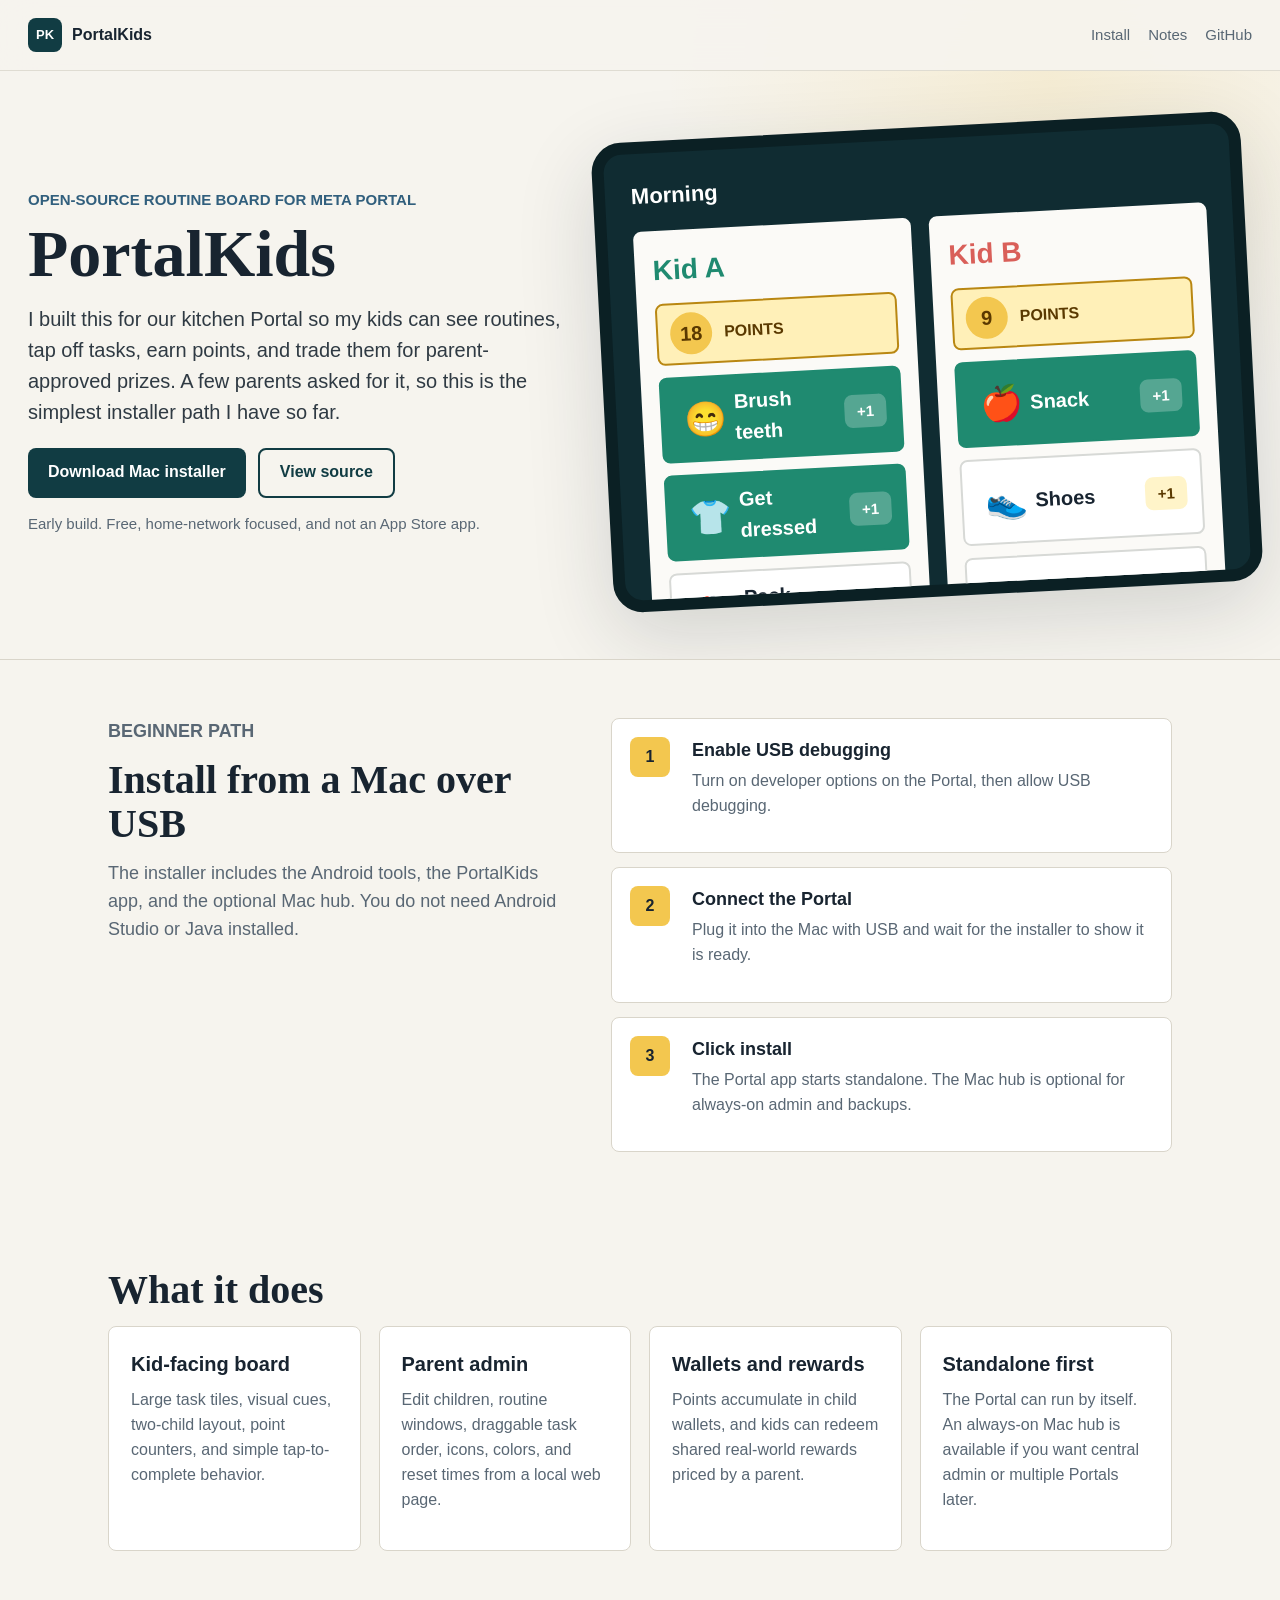
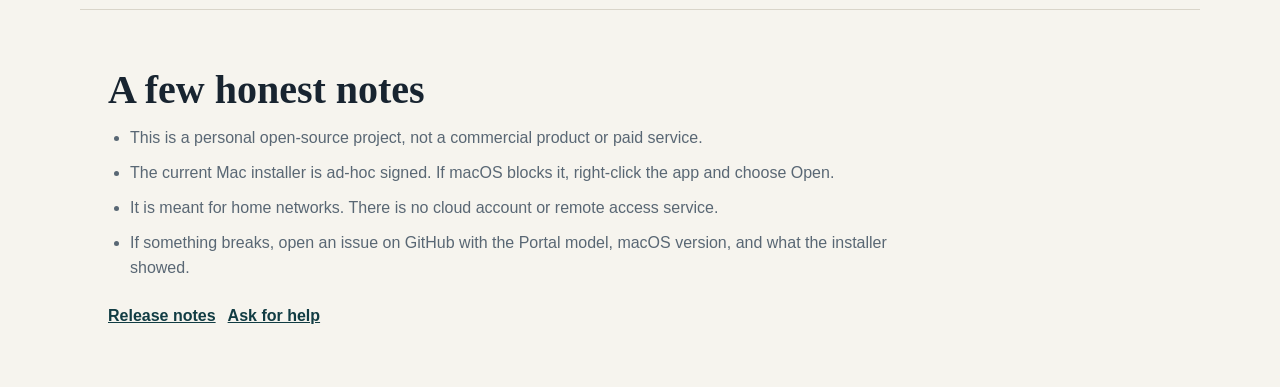
<file: docs/index.html>
<!doctype html>
<html lang="en">
  <head>
    <meta charset="utf-8">
    <meta name="viewport" content="width=device-width, initial-scale=1">
    <title>PortalKids</title>
    <meta name="description" content="A routine board for Meta Portal devices with persistent kid point wallets, rewards, and a Mac installer for non-technical families.">
    <meta property="og:title" content="PortalKids">
    <meta property="og:description" content="A small open-source routine board for Meta Portal devices with kid point wallets and rewards.">
    <meta property="og:type" content="website">
    <meta property="og:url" content="https://davidedicillo.github.io/PortalKids/">
    <link rel="stylesheet" href="styles.css">
  </head>
  <body>
    <header class="site-header" aria-label="PortalKids">
      <a class="brand" href="#top" aria-label="PortalKids home">
        <span class="brand-mark" aria-hidden="true">PK</span>
        <span>PortalKids</span>
      </a>
      <nav aria-label="Main navigation">
        <a href="#install">Install</a>
        <a href="#questions">Notes</a>
        <a href="https://github.com/davidedicillo/PortalKids">GitHub</a>
      </nav>
    </header>

    <main id="top">
      <section class="hero" aria-labelledby="hero-title">
        <div class="routine-scene" aria-hidden="true">
          <div class="portal-frame">
            <div class="portal-topbar">
              <span>Morning</span>
            </div>
            <div class="kid-board">
              <div class="kid-column kid-a">
                <div class="kid-name">Kid A</div>
                <div class="wallet-pill"><span>18</span><strong>points</strong></div>
                <div class="task done"><span>😁</span><strong>Brush teeth</strong><small>+1</small></div>
                <div class="task done"><span>👕</span><strong>Get dressed</strong><small>+1</small></div>
                <div class="task"><span>🎒</span><strong>Pack backpack</strong><small>+2</small></div>
              </div>
              <div class="kid-column kid-b">
                <div class="kid-name">Kid B</div>
                <div class="wallet-pill"><span>9</span><strong>points</strong></div>
                <div class="task done"><span>🍎</span><strong>Snack</strong><small>+1</small></div>
                <div class="task"><span>👟</span><strong>Shoes</strong><small>+1</small></div>
                <div class="task repeat"><span>📚</span><strong>Books</strong><small>- 2 +</small></div>
              </div>
            </div>
          </div>
        </div>

        <div class="hero-copy">
          <p class="eyebrow">Open-source routine board for Meta Portal</p>
          <h1 id="hero-title">PortalKids</h1>
          <p class="lede">
            I built this for our kitchen Portal so my kids can see routines, tap off tasks, earn points, and trade them for parent-approved prizes.
            A few parents asked for it, so this is the simplest installer path I have so far.
          </p>
          <div class="hero-actions" aria-label="Download and source links">
            <a class="button primary" href="https://github.com/davidedicillo/PortalKids/releases/latest/download/PortalKids-Installer-Mac.zip">Download Mac installer</a>
            <a class="button secondary" href="https://github.com/davidedicillo/PortalKids">View source</a>
          </div>
          <p class="small-note">Early build. Free, home-network focused, and not an App Store app.</p>
        </div>
      </section>

      <section class="download-panel" id="install" aria-labelledby="install-title">
        <div>
          <p class="eyebrow">Beginner path</p>
          <h2 id="install-title">Install from a Mac over USB</h2>
          <p>
            The installer includes the Android tools, the PortalKids app, and the optional Mac hub. You do not need Android Studio or Java installed.
          </p>
        </div>
        <ol class="steps">
          <li>
            <span class="step-icon">1</span>
            <div>
              <strong>Enable USB debugging</strong>
              <p>Turn on developer options on the Portal, then allow USB debugging.</p>
            </div>
          </li>
          <li>
            <span class="step-icon">2</span>
            <div>
              <strong>Connect the Portal</strong>
              <p>Plug it into the Mac with USB and wait for the installer to show it is ready.</p>
            </div>
          </li>
          <li>
            <span class="step-icon">3</span>
            <div>
              <strong>Click install</strong>
              <p>The Portal app starts standalone. The Mac hub is optional for always-on admin and backups.</p>
            </div>
          </li>
        </ol>
      </section>

      <section class="plain-section" aria-labelledby="what-title">
        <h2 id="what-title">What it does</h2>
        <div class="feature-grid">
          <article>
            <h3>Kid-facing board</h3>
            <p>Large task tiles, visual cues, two-child layout, point counters, and simple tap-to-complete behavior.</p>
          </article>
          <article>
            <h3>Parent admin</h3>
            <p>Edit children, routine windows, draggable task order, icons, colors, and reset times from a local web page.</p>
          </article>
          <article>
            <h3>Wallets and rewards</h3>
            <p>Points accumulate in child wallets, and kids can redeem shared real-world rewards priced by a parent.</p>
          </article>
          <article>
            <h3>Standalone first</h3>
            <p>The Portal can run by itself. An always-on Mac hub is available if you want central admin or multiple Portals later.</p>
          </article>
        </div>
      </section>

      <section class="note-section" id="questions" aria-labelledby="notes-title">
        <h2 id="notes-title">A few honest notes</h2>
        <ul>
          <li>This is a personal open-source project, not a commercial product or paid service.</li>
          <li>The current Mac installer is ad-hoc signed. If macOS blocks it, right-click the app and choose Open.</li>
          <li>It is meant for home networks. There is no cloud account or remote access service.</li>
          <li>If something breaks, open an issue on GitHub with the Portal model, macOS version, and what the installer showed.</li>
        </ul>
        <div class="footer-actions">
          <a class="text-link" href="https://github.com/davidedicillo/PortalKids/releases/latest">Release notes</a>
          <a class="text-link" href="https://github.com/davidedicillo/PortalKids/issues">Ask for help</a>
        </div>
      </section>
    </main>
  </body>
</html>
</file>
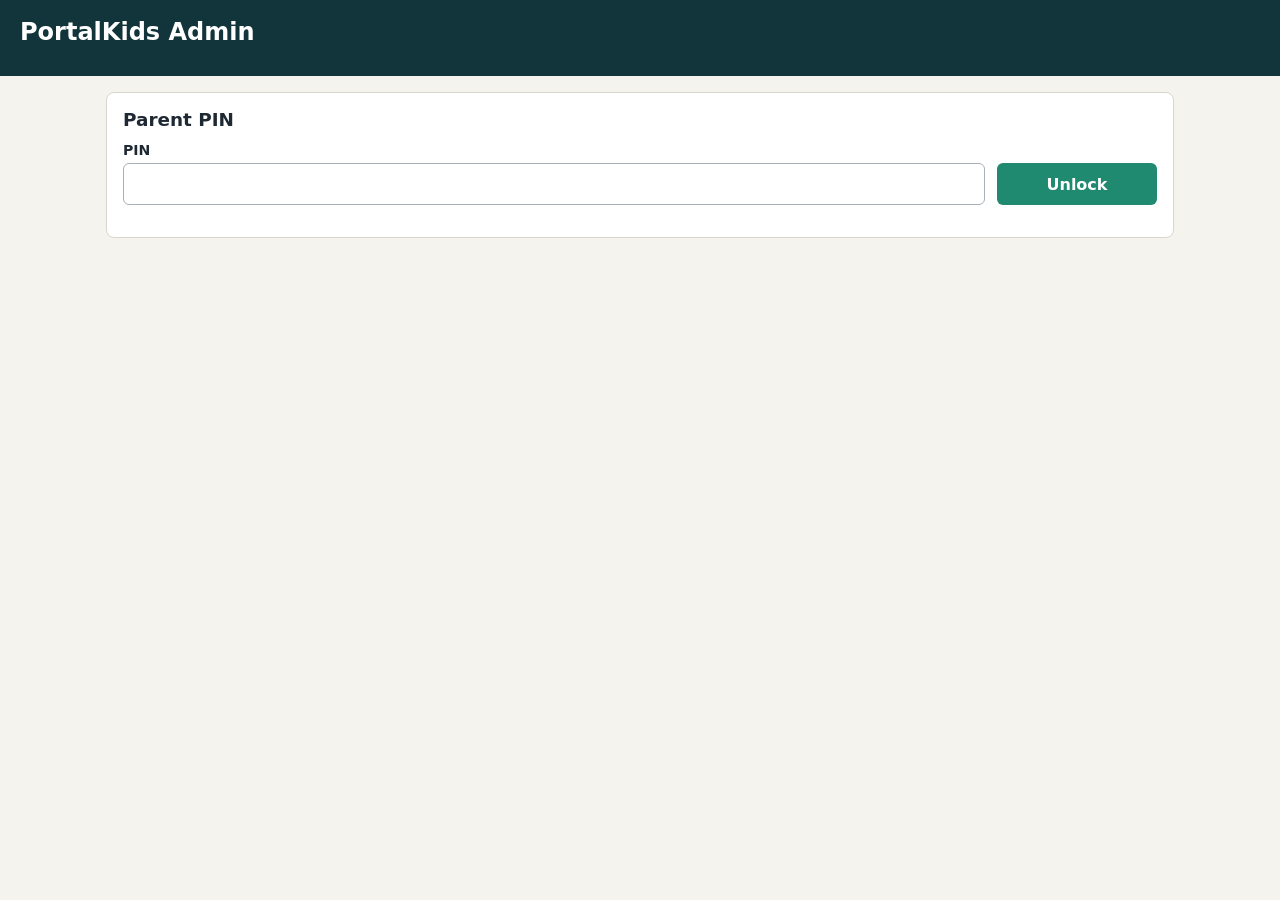
<file: app/src/main/assets/admin/index.html>
<!doctype html>
<html lang="en">
<head>
  <meta charset="utf-8">
  <meta name="viewport" content="width=device-width, initial-scale=1">
  <title>PortalKids Admin</title>
  <style>
    :root {
      color-scheme: light;
      font-family: system-ui, -apple-system, BlinkMacSystemFont, "Segoe UI", sans-serif;
      background: #f5f3ed;
      color: #1f2933;
    }
    * { box-sizing: border-box; }
    body { margin: 0; }
    header {
      background: #12343b;
      color: white;
      padding: 18px 20px;
    }
    main {
      display: grid;
      gap: 16px;
      max-width: 1100px;
      margin: 0 auto;
      padding: 16px;
    }
    section {
      background: white;
      border: 1px solid #d8d6ce;
      border-radius: 8px;
      padding: 16px;
    }
    #admin {
      display: grid;
      gap: 16px;
    }
    [hidden] { display: none !important; }
    h1, h2 { margin: 0 0 12px; }
    h1 { font-size: 1.5rem; }
    h2 { font-size: 1.15rem; }
    label {
      display: grid;
      gap: 5px;
      font-size: .88rem;
      font-weight: 650;
      min-width: 0;
    }
    input, select, button {
      width: 100%;
      min-width: 0;
      min-height: 42px;
      border: 1px solid #a9b1b8;
      border-radius: 6px;
      padding: 8px 10px;
      font: inherit;
      background: white;
    }
    input[type="color"] {
      padding: 6px;
    }
    input[type="checkbox"] {
      min-height: auto;
      width: auto;
    }
    select[multiple] {
      min-height: 96px;
      padding: 6px;
    }
    select[multiple] option {
      padding: 5px 7px;
    }
    button {
      border: 0;
      background: #1f8a70;
      color: white;
      font-weight: 750;
      cursor: pointer;
    }
    button.danger { background: #b42318; }
    button.secondary {
      background: #31545d;
    }
    button.ghost {
      background: #eef2f0;
      color: #21343a;
      border: 1px solid #cdd7d4;
    }
    button.compact {
      min-height: 36px;
      padding: 6px 10px;
      width: auto;
    }
    form {
      display: grid;
      gap: 12px;
      align-items: end;
      margin-bottom: 12px;
    }
    #loginForm {
      grid-template-columns: minmax(180px, 1fr) 160px;
    }
    #childForm {
      grid-template-columns: minmax(0, 1fr) minmax(0, 1fr) 84px;
    }
    #childForm label:nth-of-type(4) {
      grid-column: 1 / 2;
    }
    #childForm button {
      grid-column: 2 / 4;
    }
    #windowForm {
      grid-template-columns: minmax(0, 1fr) minmax(0, 1fr) minmax(136px, 1fr);
    }
    #windowForm label:nth-of-type(4) {
      grid-column: 1 / 2;
    }
    #windowForm button {
      grid-column: 2 / 4;
    }
    #taskForm {
      grid-template-columns:
        minmax(150px, 1.1fr)
        minmax(128px, .8fr)
        minmax(128px, .8fr)
        84px
        minmax(170px, 1.1fr)
        minmax(170px, 1.1fr);
    }
    #taskForm label:nth-of-type(7) {
      grid-column: 1 / 2;
    }
    #taskForm label:nth-of-type(8) {
      grid-column: 2 / 3;
    }
    #taskForm .days-field {
      grid-column: 3 / 7;
    }
    #taskForm button[type="submit"] {
      grid-column: 1 / 2;
    }
    #taskForm #clearTaskForm {
      grid-column: 2 / 3;
    }
    #resetTimeForm {
      grid-template-columns: minmax(180px, 1fr) minmax(180px, 1fr) minmax(180px, 1fr);
    }
    #rewardForm,
    #grantForm,
    #deductForm {
      grid-template-columns: repeat(4, minmax(0, 1fr));
    }
    table {
      width: 100%;
      border-collapse: collapse;
      margin-top: 12px;
      font-size: .92rem;
    }
    th, td {
      border-bottom: 1px solid #e5e2da;
      padding: 8px;
      text-align: left;
      vertical-align: middle;
    }
    .actions {
      display: flex;
      gap: 8px;
      justify-content: flex-end;
      white-space: nowrap;
    }
    .muted { color: #64717d; }
    .grid {
      display: grid;
      grid-template-columns: repeat(auto-fit, minmax(280px, 1fr));
      gap: 16px;
    }
    .task-heading {
      display: flex;
      flex-wrap: wrap;
      gap: 12px;
      align-items: flex-start;
      justify-content: space-between;
    }
    .child-tabs,
    .mode-toggle,
    .weekday-grid,
    .task-day-pills {
      display: flex;
      flex-wrap: wrap;
      gap: 8px;
    }
    .child-tab,
    .mode-toggle button {
      width: auto;
      min-height: 38px;
      background: #eef2f0;
      color: #21343a;
      border: 1px solid #cdd7d4;
    }
    .child-tab.active,
    .mode-toggle button.active {
      background: #12343b;
      border-color: #12343b;
      color: white;
    }
    .task-toolbar {
      display: flex;
      flex-wrap: wrap;
      align-items: center;
      justify-content: space-between;
      gap: 12px;
      margin-top: 8px;
      margin-bottom: 8px;
    }
    .weekday-grid {
      gap: 6px;
    }
    .weekday-toggle {
      display: inline-flex;
      position: relative;
      min-width: 0;
      font-weight: 750;
    }
    .weekday-toggle input {
      position: absolute;
      opacity: 0;
      pointer-events: none;
    }
    .weekday-toggle span,
    .day-pill {
      border: 1px solid #cad3d0;
      border-radius: 999px;
      color: #40505a;
      background: #f7f8f6;
      padding: 5px 9px;
      font-size: .78rem;
      line-height: 1;
    }
    .weekday-toggle input:checked + span {
      background: #1f8a70;
      border-color: #1f8a70;
      color: white;
    }
    .task-workspace {
      display: grid;
      gap: 14px;
    }
    .task-window {
      border-top: 1px solid #e4e1d9;
      padding-top: 12px;
    }
    .task-window:first-child {
      border-top: 0;
      padding-top: 0;
    }
    .window-heading {
      display: flex;
      flex-wrap: wrap;
      align-items: baseline;
      justify-content: space-between;
      gap: 8px;
      margin-bottom: 8px;
      font-weight: 800;
    }
    .window-time {
      color: #64717d;
      font-size: .84rem;
      font-weight: 650;
    }
    .active-window-marker {
      color: #1f8a70;
      font-size: .76rem;
      font-weight: 850;
      text-transform: uppercase;
    }
    .task-row {
      display: grid;
      grid-template-columns: 30px 40px minmax(0, 1fr) auto;
      gap: 10px;
      align-items: center;
      border: 1px solid #e5e2da;
      border-radius: 8px;
      padding: 9px;
      margin-bottom: 8px;
      background: #fffefa;
    }
    .task-row.dragging {
      opacity: .45;
    }
    .task-row.drag-over {
      border-color: #1f8a70;
      box-shadow: 0 0 0 3px rgba(31, 138, 112, .16);
    }
    .task-row.disabled {
      opacity: .62;
      background: #f3f1eb;
    }
    .drag-handle {
      display: grid;
      place-items: center;
      width: 30px;
      height: 40px;
      border-radius: 6px;
      color: #5f6d74;
      background: #f0f3ef;
      cursor: grab;
      font-weight: 900;
      user-select: none;
    }
    .task-row:active .drag-handle {
      cursor: grabbing;
    }
    .task-icon {
      display: grid;
      place-items: center;
      width: 40px;
      height: 40px;
      border-radius: 8px;
      background: #eef7f3;
      font-size: 1.3rem;
    }
    .task-main {
      display: grid;
      gap: 5px;
      min-width: 0;
    }
    .task-title {
      font-weight: 800;
      overflow-wrap: anywhere;
    }
    .task-meta {
      color: #64717d;
      font-size: .82rem;
    }
    .empty-state {
      border: 1px dashed #cfd4d0;
      color: #64717d;
      border-radius: 8px;
      padding: 12px;
      font-size: .9rem;
    }
    .week-grid {
      display: grid;
      grid-template-columns: minmax(112px, .75fr) repeat(7, minmax(96px, 1fr));
      overflow-x: auto;
      border: 1px solid #e0ddd5;
      border-radius: 8px;
      background: #f9f8f4;
    }
    .week-corner,
    .week-day,
    .week-window,
    .week-cell {
      border-right: 1px solid #e0ddd5;
      border-bottom: 1px solid #e0ddd5;
      min-width: 0;
      padding: 8px;
    }
    .week-corner,
    .week-day,
    .week-window {
      font-weight: 800;
      background: #eef2f0;
    }
    .week-day {
      text-align: center;
    }
    .week-window {
      display: grid;
      align-content: start;
      gap: 3px;
      color: #22343a;
    }
    .week-cell {
      display: grid;
      align-content: start;
      gap: 5px;
      min-height: 74px;
      background: white;
    }
    .task-chip {
      display: block;
      border-radius: 6px;
      padding: 5px 6px;
      background: #e8f5ee;
      color: #173b31;
      font-size: .78rem;
      font-weight: 750;
      overflow-wrap: anywhere;
    }
    .task-chip.disabled {
      background: #efede8;
      color: #707b83;
      text-decoration: line-through;
    }
    @media (max-width: 900px) {
      main {
        padding: 12px;
      }
      #childForm,
      #windowForm,
      #taskForm,
      #resetTimeForm,
      #rewardForm,
      #grantForm,
      #deductForm,
      #loginForm {
        grid-template-columns: repeat(2, minmax(0, 1fr));
      }
      #childForm label,
      #childForm button,
      #windowForm label,
      #windowForm button,
      #taskForm label,
      #taskForm button,
      #resetTimeForm label,
      #resetTimeForm button,
      #rewardForm label,
      #rewardForm button,
      #grantForm label,
      #grantForm button,
      #deductForm label,
      #deductForm button {
        grid-column: auto;
      }
      #taskForm .days-field {
        grid-column: 1 / -1;
      }
      .task-row {
        grid-template-columns: 30px 40px minmax(0, 1fr);
      }
      .task-row .actions {
        grid-column: 1 / -1;
        justify-content: flex-start;
      }
    }
    @media (max-width: 560px) {
      #childForm,
      #windowForm,
      #taskForm,
      #resetTimeForm,
      #rewardForm,
      #grantForm,
      #deductForm,
      #loginForm {
        grid-template-columns: 1fr;
      }
    }
  </style>
</head>
<body>
  <header>
    <h1>PortalKids Admin</h1>
    <div id="meta" class="muted"></div>
  </header>
  <main>
    <section id="login">
      <h2>Parent PIN</h2>
      <form id="loginForm">
        <label>PIN <input name="pin" type="password" inputmode="numeric" autocomplete="current-password" required></label>
        <button type="submit">Unlock</button>
      </form>
      <p id="loginError" class="muted"></p>
    </section>

    <div id="admin" hidden>
      <div class="grid">
        <section>
          <h2>Children</h2>
          <form id="childForm">
            <label>ID <input name="id" required></label>
            <label>Name <input name="displayName" required></label>
            <label>Color <input name="color" type="color" value="#1f8a70"></label>
            <label>Order <input name="sortOrder" type="number" value="0"></label>
            <button type="submit">Save Child</button>
          </form>
          <table id="childrenTable"></table>
        </section>

        <section>
          <h2>Routine Windows</h2>
          <form id="windowForm">
            <label>ID <input name="id" required></label>
            <label>Name <input name="name" required></label>
            <label>Start <input name="startTime" type="time" required></label>
            <label>Order <input name="sortOrder" type="number" value="0"></label>
            <button type="submit">Save Window</button>
          </form>
          <table id="windowsTable"></table>
        </section>
      </div>

      <section>
        <div class="task-heading">
          <div>
            <h2>Tasks</h2>
            <p id="selectedChildSummary" class="muted"></p>
          </div>
          <div id="childTabs" class="child-tabs" role="tablist" aria-label="Children"></div>
        </div>
        <form id="taskForm">
          <label>ID <input name="id" placeholder="blank for new"></label>
          <label>Kids <select name="childId" multiple size="3"></select></label>
          <label>Window <select name="windowId"></select></label>
          <label>Icon <input name="visualCue" maxlength="4" placeholder="😁"></label>
          <label>Title <input name="title" required></label>
          <label>Note <input name="note"></label>
          <label>Order <input name="sortOrder" type="number" value="0"></label>
          <label>Enabled <select name="enabled"><option value="true">Yes</option><option value="false">No</option></select></label>
          <label>Points <input name="pointValue" type="number" min="0" value="1"></label>
          <label>Repeatable <select name="repeatable"><option value="false">No</option><option value="true">Yes</option></select></label>
          <label class="days-field">Days <span id="activeDaysGroup" class="weekday-grid"></span></label>
          <button type="submit">Save Task</button>
          <button id="clearTaskForm" class="ghost" type="button">New Task</button>
        </form>
        <div class="task-toolbar">
          <strong id="taskCount"></strong>
          <div id="taskViewToggle" class="mode-toggle" aria-label="Task view"></div>
        </div>
        <div id="tasksBoard" class="task-workspace"></div>
        <div id="scheduleTimeline"></div>
      </section>

      <section>
        <h2>Settings</h2>
        <form id="resetTimeForm">
          <label>Daily reset <input name="dailyResetTime" type="time" required></label>
          <button type="submit">Save Reset Time</button>
          <button id="resetDay" class="danger" type="button">Manual Reset Today</button>
        </form>
      </section>

      <section>
        <h2>Points</h2>
        <p id="pointsWeek" class="muted"></p>
        <form id="grantForm">
          <label>Child <select name="childId"></select></label>
          <label>Amount <input name="amount" type="number" min="0" required></label>
          <label>Reason <input name="reason" placeholder="Bonus"></label>
          <button type="submit">Add Points</button>
        </form>
        <form id="deductForm">
          <label>Child <select name="childId"></select></label>
          <label>Amount <input name="amount" type="number" min="0" required></label>
          <label>Reason <input name="reason" placeholder="Misbehaving"></label>
          <button class="danger" type="submit">Deduct Points</button>
        </form>
        <table id="pointsTable"></table>
      </section>

      <section>
        <h2>Rewards</h2>
        <form id="rewardForm">
          <label>ID <input name="id" placeholder="blank for new"></label>
          <label>Title <input name="title" required></label>
          <label>Cost <input name="pointCost" type="number" min="0" value="5" required></label>
          <label>Order <input name="sortOrder" type="number" value="0"></label>
          <label>Enabled <select name="enabled"><option value="true">Yes</option><option value="false">No</option></select></label>
          <label>Note <input name="note"></label>
          <button type="submit">Save Reward</button>
          <button id="clearRewardForm" class="ghost" type="button">New Reward</button>
        </form>
        <table id="rewardsTable"></table>
      </section>

      <section>
        <h2>Claimed Rewards</h2>
        <table id="claimedRewardsTable"></table>
      </section>

      <section>
        <h2>Recent Task History</h2>
        <table id="historyTable"></table>
      </section>

      <section>
        <h2>Recent Wallet Activity</h2>
        <table id="walletHistoryTable"></table>
      </section>
    </div>
  </main>
  <script>
    let token = localStorage.getItem("portalKidsToken") || "";
    let state = null;
    let selectedChildId = localStorage.getItem("portalKidsSelectedChild") || "";
    let taskViewMode = localStorage.getItem("portalKidsTaskView") || "list";
    let draggedTaskId = "";

    const dayOptions = [
      ["MONDAY", "Mon"],
      ["TUESDAY", "Tue"],
      ["WEDNESDAY", "Wed"],
      ["THURSDAY", "Thu"],
      ["FRIDAY", "Fri"],
      ["SATURDAY", "Sat"],
      ["SUNDAY", "Sun"]
    ];
    const allDays = dayOptions.map(day => day[0]);

    const post = async (path, data) => {
      const response = await fetch(`${path}?token=${encodeURIComponent(token)}`, {
        method: "POST",
        headers: { "Content-Type": "application/x-www-form-urlencoded" },
        body: new URLSearchParams(data)
      });
      const json = await response.json();
      if (!response.ok) {
        const error = new Error(json.error || "Request failed");
        error.status = response.status;
        throw error;
      }
      return json;
    };

    const handleRequestError = error => {
      const message = error?.message || "Request failed";
      if (error?.status === 401 || error?.status === 403 || message.includes("PIN login required")) {
        token = "";
        localStorage.removeItem("portalKidsToken");
        document.getElementById("admin").hidden = true;
        document.getElementById("login").hidden = false;
        document.getElementById("loginError").textContent = `${message}. Unlock again to save changes.`;
        document.querySelector("#loginForm input[name='pin']").focus();
        return;
      }
      alert(message);
    };

    const postAndRender = async (path, data) => {
      try {
        state = await post(path, data);
        render();
        return true;
      } catch (error) {
        handleRequestError(error);
        return false;
      }
    };

    const load = async () => {
      const response = await fetch(`/api/state?token=${encodeURIComponent(token)}`);
      const json = await response.json();
      if (!response.ok) {
        const error = new Error(json.error || "Login required");
        error.status = response.status;
        throw error;
      }
      state = json;
      document.getElementById("login").hidden = true;
      document.getElementById("admin").hidden = false;
      render();
    };

    const renderTable = (id, rows, columns) => {
      const table = document.getElementById(id);
      table.innerHTML = `<thead><tr>${columns.map(c => `<th>${c[0]}</th>`).join("")}</tr></thead>` +
        `<tbody>${rows.map(row => `<tr>${columns.map(c => `<td>${c[1](row)}</td>`).join("")}</tr>`).join("")}</tbody>`;
    };

    const optionList = (selectName, rows, labelKey) => {
      document.querySelectorAll(`select[name="${selectName}"]`).forEach(select => {
        const selectedValues = new Set(Array.from(select.selectedOptions || []).map(option => option.value));
        select.innerHTML = rows.map(row => `<option value="${row.id}">${row[labelKey]}</option>`).join("");
        if (selectedValues.size) {
          Array.from(select.options).forEach(option => {
            option.selected = selectedValues.has(option.value);
          });
        }
      });
    };

    const escapeHtml = value => String(value ?? "").replace(/[&<>"']/g, character => ({
      "&": "&amp;",
      "<": "&lt;",
      ">": "&gt;",
      "\"": "&quot;",
      "'": "&#039;"
    }[character]));

    const taskActiveDays = task => {
      const days = Array.isArray(task.activeDays) && task.activeDays.length ? task.activeDays : allDays;
      return days.filter(day => allDays.includes(day));
    };

    const activeDaysLabel = task => {
      const days = taskActiveDays(task);
      if (days.length === allDays.length) return "Every day";
      return dayOptions.filter(day => days.includes(day[0])).map(day => day[1]).join(", ");
    };

    const renderDayControls = (days = allDays) => {
      const selected = new Set(days.length ? days : allDays);
      document.getElementById("activeDaysGroup").innerHTML = dayOptions.map(([value, label]) => `
        <label class="weekday-toggle">
          <input type="checkbox" name="activeDays" value="${value}" ${selected.has(value) ? "checked" : ""}>
          <span>${label}</span>
        </label>
      `).join("");
    };

    const setTaskFormDays = days => {
      const selected = new Set(days.length ? days : allDays);
      document.querySelectorAll("#activeDaysGroup input[name='activeDays']").forEach(input => {
        input.checked = selected.has(input.value);
      });
    };

    const ensureSelectedChild = () => {
      if (!state.children.some(child => child.id === selectedChildId)) {
        selectedChildId = state.children[0]?.id || "";
      }
      if (selectedChildId) localStorage.setItem("portalKidsSelectedChild", selectedChildId);
    };

    const selectedChild = () => state.children.find(child => child.id === selectedChildId) || state.children[0];

    const windowForTask = task => state.windows.find(window => window.id === task.windowId);

    const compareTasks = (left, right) => {
      const leftWindow = windowForTask(left);
      const rightWindow = windowForTask(right);
      return (leftWindow?.sortOrder ?? 0) - (rightWindow?.sortOrder ?? 0) ||
        (left.sortOrder ?? 0) - (right.sortOrder ?? 0) ||
        left.title.localeCompare(right.title);
    };

    const tasksForSelectedChild = () => state.tasks
      .filter(task => task.childId === selectedChildId)
      .sort(compareTasks);

    const taskChildSelect = () => document.querySelector("#taskForm select[name='childId']");

    const setTaskChildSelectMode = isEditing => {
      const select = taskChildSelect();
      select.multiple = !isEditing;
      select.size = isEditing ? 1 : Math.min(Math.max(state.children.length, 2), 5);
    };

    const setSelectedTaskChildren = childIds => {
      const selected = new Set(childIds.filter(Boolean));
      Array.from(taskChildSelect().options).forEach(option => {
        option.selected = selected.has(option.value);
      });
    };

    const syncTaskFormToSelectedChild = () => {
      const form = document.getElementById("taskForm");
      if (selectedChildId) {
        const isEditing = !!form.elements.namedItem("id").value;
        setTaskChildSelectMode(isEditing);
        if (!isEditing) {
          setSelectedTaskChildren([selectedChildId]);
        }
      }
    };

    const clearTaskForm = () => {
      const form = document.getElementById("taskForm");
      form.reset();
      form.elements.namedItem("id").value = "";
      form.elements.namedItem("sortOrder").value = "0";
      form.elements.namedItem("enabled").value = "true";
      form.elements.namedItem("pointValue").value = "1";
      form.elements.namedItem("repeatable").value = "false";
      setTaskChildSelectMode(false);
      if (selectedChildId) setSelectedTaskChildren([selectedChildId]);
      renderDayControls();
    };

    const fillTaskForm = task => {
      selectedChildId = task.childId;
      localStorage.setItem("portalKidsSelectedChild", selectedChildId);
      render();
      setTaskChildSelectMode(true);
      fillForm("taskForm", { ...task, enabled: String(task.enabled), repeatable: String(!!task.repeatable), pointValue: task.pointValue ?? 1 });
      setTaskFormDays(taskActiveDays(task));
    };

    const clearRewardForm = () => {
      const form = document.getElementById("rewardForm");
      form.reset();
      form.elements.namedItem("id").value = "";
      form.elements.namedItem("pointCost").value = "5";
      form.elements.namedItem("sortOrder").value = "0";
      form.elements.namedItem("enabled").value = "true";
    };

    const renderChildTabs = () => {
      document.getElementById("childTabs").innerHTML = state.children.map(child => `
        <button type="button" class="child-tab ${child.id === selectedChildId ? "active" : ""}" data-child-tab="${child.id}" style="border-color: ${escapeHtml(child.color)}">
          ${escapeHtml(child.displayName)}
        </button>
      `).join("");
    };

    const renderTaskViewToggle = () => {
      document.getElementById("taskViewToggle").innerHTML = [
        ["list", "List"],
        ["week", "Week"]
      ].map(([value, label]) => `
        <button type="button" class="${taskViewMode === value ? "active" : ""}" data-task-view="${value}">
          ${label}
        </button>
      `).join("");
    };

    const taskRow = task => `
      <div class="task-row ${task.enabled ? "" : "disabled"}" draggable="true" data-task-id="${escapeHtml(task.id)}" data-window-id="${escapeHtml(task.windowId)}">
        <div class="drag-handle" title="Drag to reorder" aria-hidden="true">↕</div>
        <div class="task-icon">${escapeHtml(task.visualCue || "⭐")}</div>
        <div class="task-main">
          <div class="task-title">${escapeHtml(task.title)}</div>
          <div class="task-meta">${escapeHtml(activeDaysLabel(task))} · ${task.pointValue ?? 1} pt${task.repeatable ? " each · repeatable" : ""}${task.note ? ` · ${escapeHtml(task.note)}` : ""}</div>
          <div class="task-day-pills">
            ${taskActiveDays(task).map(day => `<span class="day-pill">${dayOptions.find(option => option[0] === day)?.[1] || day}</span>`).join("")}
          </div>
        </div>
        <span class="actions">
          <button data-edit-task="${escapeHtml(task.id)}" class="secondary compact" type="button">Edit</button>
          <button data-delete-task="${escapeHtml(task.id)}" class="danger compact" type="button">Delete</button>
        </span>
      </div>
    `;

    const renderTaskList = rows => {
      document.getElementById("tasksBoard").hidden = taskViewMode !== "list";
      if (taskViewMode !== "list") return;
      document.getElementById("tasksBoard").innerHTML = state.windows.map(window => {
        const tasks = rows.filter(task => task.windowId === window.id);
        return `
          <div class="task-window">
            <div class="window-heading">
              <span>${escapeHtml(window.name)} <span class="window-time">${escapeHtml(window.startTime)}</span></span>
              ${state.activeWindow === window.id ? `<span class="active-window-marker">Active</span>` : ""}
            </div>
            ${tasks.length ? tasks.map(taskRow).join("") : `<div class="empty-state">No tasks</div>`}
          </div>
        `;
      }).join("");
    };

    const renderScheduleTimeline = rows => {
      const timeline = document.getElementById("scheduleTimeline");
      timeline.hidden = taskViewMode !== "week";
      if (taskViewMode !== "week") return;
      const header = `<div class="week-corner"></div>${dayOptions.map(day => `<div class="week-day">${day[1]}</div>`).join("")}`;
      const body = state.windows.map(window => {
        const cells = dayOptions.map(([day]) => {
          const tasks = rows.filter(task => task.windowId === window.id && taskActiveDays(task).includes(day));
          return `<div class="week-cell">${tasks.map(task => `<span class="task-chip ${task.enabled ? "" : "disabled"}">${escapeHtml(task.visualCue || "⭐")} ${escapeHtml(task.title)}</span>`).join("")}</div>`;
        }).join("");
        return `
          <div class="week-window">
            <span>${escapeHtml(window.name)}</span>
            <span class="window-time">${escapeHtml(window.startTime)}</span>
          </div>
          ${cells}
        `;
      }).join("");
      timeline.innerHTML = `<div class="week-grid">${header}${body}</div>`;
    };

    const taskOrderForWindow = windowId => tasksForSelectedChild()
      .filter(task => task.windowId === windowId)
      .map(task => task.id);

    const attachTaskDragHandlers = () => {
      document.querySelectorAll("#tasksBoard .task-row[draggable='true']").forEach(row => {
        row.ondragstart = event => {
          draggedTaskId = row.dataset.taskId;
          row.classList.add("dragging");
          event.dataTransfer.effectAllowed = "move";
          event.dataTransfer.setData("text/plain", draggedTaskId);
        };
        row.ondragover = event => {
          if (!draggedTaskId || draggedTaskId === row.dataset.taskId) return;
          const draggedRow = Array.from(document.querySelectorAll(".task-row"))
            .find(item => item.dataset.taskId === draggedTaskId);
          if (!draggedRow || draggedRow.dataset.windowId !== row.dataset.windowId) return;
          event.preventDefault();
          row.classList.add("drag-over");
        };
        row.ondragleave = () => row.classList.remove("drag-over");
        row.ondragend = () => {
          row.classList.remove("dragging");
          document.querySelectorAll(".task-row.drag-over").forEach(item => item.classList.remove("drag-over"));
          draggedTaskId = "";
        };
        row.ondrop = async event => {
          event.preventDefault();
          row.classList.remove("drag-over");
          const droppedTaskId = row.dataset.taskId;
          const windowId = row.dataset.windowId;
          if (!draggedTaskId || draggedTaskId === droppedTaskId) return;

          const orderedIds = taskOrderForWindow(windowId);
          const draggedIndex = orderedIds.indexOf(draggedTaskId);
          const targetIndex = orderedIds.indexOf(droppedTaskId);
          if (draggedIndex < 0 || targetIndex < 0) return;
          orderedIds.splice(draggedIndex, 1);
          orderedIds.splice(targetIndex, 0, draggedTaskId);
          await postAndRender("/api/tasks/reorder", {
            childId: selectedChildId,
            windowId,
            taskIds: orderedIds.join(",")
          });
        };
      });
    };

    const renderTasks = () => {
      ensureSelectedChild();
      const checkedDays = Array.from(document.querySelectorAll("#activeDaysGroup input[name='activeDays']:checked")).map(input => input.value);
      renderDayControls(checkedDays.length ? checkedDays : allDays);
      syncTaskFormToSelectedChild();
      renderChildTabs();
      renderTaskViewToggle();
      const child = selectedChild();
      const rows = tasksForSelectedChild();
      const enabledCount = rows.filter(task => task.enabled).length;
      document.getElementById("selectedChildSummary").textContent = child ? `${child.displayName} · ${enabledCount} enabled / ${rows.length} total` : "";
      document.getElementById("taskCount").textContent = child ? `${child.displayName} schedule` : "";
      renderTaskList(rows);
      renderScheduleTimeline(rows);
      attachTaskDragHandlers();
    };

    const render = () => {
      document.getElementById("meta").textContent = `${state.adminUrl} | ${state.routineDate} | active: ${state.activeWindow}`;
      optionList("childId", state.children, "displayName");
      optionList("windowId", state.windows, "name");
      document.querySelector("input[name='dailyResetTime']").value = state.settings.dailyResetTime;
      renderTable("childrenTable", state.children, [
        ["Name", r => r.displayName], ["ID", r => r.id], ["Color", r => r.color], ["Order", r => r.sortOrder],
        ["", r => `<span class="actions"><button data-edit-child="${r.id}" class="secondary compact">Edit</button><button data-delete-child="${r.id}" class="danger compact">Delete</button></span>`]
      ]);
      renderTable("windowsTable", state.windows, [
        ["Name", r => r.name], ["ID", r => r.id], ["Start", r => r.startTime], ["Order", r => r.sortOrder],
        ["", r => `<span class="actions"><button data-edit-window="${r.id}" class="secondary compact">Edit</button><button data-delete-window="${r.id}" class="danger compact">Delete</button></span>`]
      ]);
      renderTasks();
      const points = state.points || { children: [] };
      document.getElementById("pointsWeek").textContent =
        points.weekStart && points.weekEnd ? `Week ${points.weekStart} to ${points.weekEnd}` : "";
      renderTable("pointsTable", points.children || [], [
        ["Child", r => r.displayName], ["Wallet", r => `${r.wallet ?? 0} pts`], ["Today", r => `${r.daily} pts`], ["Week", r => `${r.weekly} pts`]
      ]);
      renderTable("rewardsTable", state.rewards || [], [
        ["Reward", r => r.title], ["Cost", r => `${r.pointCost} pts`], ["Enabled", r => r.enabled ? "Yes" : "No"], ["Note", r => r.note || ""],
        ["", r => `<span class="actions"><button data-edit-reward="${r.id}" class="secondary compact">Edit</button><button data-delete-reward="${r.id}" class="danger compact">Delete</button></span>`]
      ]);
      renderTable("claimedRewardsTable", state.claimedRewards || [], [
        ["Redeemed", r => r.redeemedAt],
        ["Child", r => state.children.find(child => child.id === r.childId)?.displayName || r.childId],
        ["Reward", r => r.title],
        ["Cost", r => `${r.pointCost} pts`],
        ["Status", r => r.refundable ? "Claimed" : `Refunded${r.refundedAt ? ` ${r.refundedAt}` : ""}`],
        ["", r => r.refundable ? `<span class="actions"><button data-refund-reward="${escapeHtml(r.id)}" class="secondary compact" type="button">Refund</button></span>` : ""]
      ]);
      renderTable("historyTable", state.history, [
        ["Date", r => r.localDate], ["Task", r => r.taskId], ["Done", r => r.completed ? "Yes" : "No"], ["Count", r => r.count ?? (r.completed ? 1 : 0)],
        ["Completed", r => r.completedAt], ["Cleared", r => r.clearedAt]
      ]);
      renderTable("walletHistoryTable", state.walletHistory || [], [
        ["When", r => r.createdAt], ["Child", r => state.children.find(child => child.id === r.childId)?.displayName || r.childId],
        ["Amount", r => `${r.amount} pts`], ["Kind", r => r.kind], ["Reason", r => r.reason || ""]
      ]);
      document.querySelectorAll("[data-edit-child]").forEach(button => {
        button.onclick = () => {
          const child = state.children.find(row => row.id === button.dataset.editChild);
          fillForm("childForm", child);
        };
      });
      document.querySelectorAll("[data-delete-child]").forEach(button => {
        button.onclick = async () => {
          if (state.children.length <= 1 || !confirm("Delete this child and their assigned tasks?")) return;
          await postAndRender("/api/children/delete", { id: button.dataset.deleteChild });
        };
      });
      document.querySelectorAll("[data-edit-window]").forEach(button => {
        button.onclick = () => {
          const routineWindow = state.windows.find(row => row.id === button.dataset.editWindow);
          fillForm("windowForm", routineWindow);
        };
      });
      document.querySelectorAll("[data-delete-window]").forEach(button => {
        button.onclick = async () => {
          if (state.windows.length <= 1 || !confirm("Delete this routine window and its assigned tasks?")) return;
          await postAndRender("/api/windows/delete", { id: button.dataset.deleteWindow });
        };
      });
      document.querySelectorAll("[data-child-tab]").forEach(button => {
        button.onclick = () => {
          selectedChildId = button.dataset.childTab;
          localStorage.setItem("portalKidsSelectedChild", selectedChildId);
          clearTaskForm();
          render();
        };
      });
      document.querySelectorAll("[data-task-view]").forEach(button => {
        button.onclick = () => {
          taskViewMode = button.dataset.taskView;
          localStorage.setItem("portalKidsTaskView", taskViewMode);
          render();
        };
      });
      document.querySelector("#taskForm select[name='childId']").onchange = event => {
        selectedChildId = event.target.value;
        localStorage.setItem("portalKidsSelectedChild", selectedChildId);
        render();
      };
      document.querySelectorAll("[data-edit-task]").forEach(button => {
        button.onclick = () => {
          const task = state.tasks.find(row => row.id === button.dataset.editTask);
          if (task) fillTaskForm(task);
        };
      });
      document.querySelectorAll("[data-delete-task]").forEach(button => {
        button.onclick = async () => {
          if (!confirm("Delete this task?")) return;
          await postAndRender("/api/tasks/delete", { id: button.dataset.deleteTask });
        };
      });
      document.querySelectorAll("[data-edit-reward]").forEach(button => {
        button.onclick = () => {
          const reward = state.rewards.find(row => row.id === button.dataset.editReward);
          if (reward) fillForm("rewardForm", { ...reward, enabled: String(reward.enabled) });
        };
      });
      document.querySelectorAll("[data-delete-reward]").forEach(button => {
        button.onclick = async () => {
          if (!confirm("Delete this reward?")) return;
          await postAndRender("/api/rewards/delete", { id: button.dataset.deleteReward });
        };
      });
      document.querySelectorAll("[data-refund-reward]").forEach(button => {
        button.onclick = async () => {
          if (!confirm("Refund this claimed reward?")) return;
          await postAndRender("/api/wallet/refund-reward", { id: button.dataset.refundReward });
        };
      });
    };

    const fillForm = (formId, values) => {
      if (!values) return;
      const form = document.getElementById(formId);
      Object.entries(values).forEach(([key, value]) => {
        const field = form.elements.namedItem(key);
        if (field) field.value = value ?? "";
      });
      form.scrollIntoView({ behavior: "smooth", block: "center" });
    };

    document.getElementById("loginForm").onsubmit = async event => {
      event.preventDefault();
      const response = await fetch("/api/login", {
        method: "POST",
        headers: { "Content-Type": "application/x-www-form-urlencoded" },
        body: new URLSearchParams(new FormData(event.target))
      });
      const json = await response.json();
      if (!response.ok) {
        document.getElementById("loginError").textContent = json.error || "Invalid PIN";
        return;
      }
      token = json.token;
      localStorage.setItem("portalKidsToken", token);
      await load();
    };

    document.getElementById("childForm").onsubmit = async event => { event.preventDefault(); await postAndRender("/api/children", new FormData(event.target)); };
    document.getElementById("windowForm").onsubmit = async event => { event.preventDefault(); await postAndRender("/api/windows", new FormData(event.target)); };
    document.getElementById("taskForm").onsubmit = async event => {
      event.preventDefault();
      const formData = new FormData(event.target);
      if (!formData.get("id") && formData.getAll("childId").length === 0) {
        alert("Choose at least one kid.");
        return;
      }
      const saved = await postAndRender("/api/tasks", formData);
      if (saved) clearTaskForm();
    };
    document.getElementById("clearTaskForm").onclick = clearTaskForm;
    document.getElementById("rewardForm").onsubmit = async event => {
      event.preventDefault();
      const saved = await postAndRender("/api/rewards", new FormData(event.target));
      if (saved) clearRewardForm();
    };
    document.getElementById("clearRewardForm").onclick = clearRewardForm;
    document.getElementById("grantForm").onsubmit = async event => {
      event.preventDefault();
      if (!confirm("Add these points?")) return;
      await postAndRender("/api/wallet/add", new FormData(event.target));
      event.target.reset();
    };
    document.getElementById("deductForm").onsubmit = async event => {
      event.preventDefault();
      if (!confirm("Deduct these points?")) return;
      await postAndRender("/api/wallet/deduct", new FormData(event.target));
      event.target.reset();
    };
    document.getElementById("resetTimeForm").onsubmit = async event => { event.preventDefault(); await postAndRender("/api/settings/reset-time", new FormData(event.target)); };
    document.getElementById("resetDay").onclick = async () => { await postAndRender("/api/reset", {}); };
    if (token) load().catch(handleRequestError);
  </script>
</body>
</html>
</file>
<file: docs/styles.css>
:root {
  color-scheme: light;
  --ink: #182430;
  --muted: #596774;
  --paper: #f6f4ee;
  --surface: #ffffff;
  --line: #d9d5ca;
  --teal: #1f8a70;
  --deep-teal: #113c43;
  --coral: #d95f59;
  --blue: #315f7d;
  --yellow: #f3c74f;
  --shadow: 0 24px 80px rgba(24, 36, 48, 0.16);
}

* {
  box-sizing: border-box;
}

html {
  scroll-behavior: smooth;
}

body {
  margin: 0;
  overflow-x: hidden;
  background: var(--paper);
  color: var(--ink);
  font-family: Avenir Next, Avenir, Trebuchet MS, sans-serif;
  line-height: 1.55;
}

a {
  color: inherit;
}

.site-header {
  position: fixed;
  z-index: 20;
  top: 0;
  left: 0;
  right: 0;
  display: flex;
  align-items: center;
  justify-content: space-between;
  gap: 24px;
  padding: 18px 28px;
  background: rgba(246, 244, 238, 0.92);
  border-bottom: 1px solid rgba(217, 213, 202, 0.78);
  backdrop-filter: blur(16px);
}

.brand,
nav {
  display: flex;
  align-items: center;
}

.brand {
  gap: 10px;
  text-decoration: none;
  font-weight: 800;
}

.brand-mark {
  display: grid;
  width: 34px;
  height: 34px;
  place-items: center;
  border-radius: 8px;
  background: var(--deep-teal);
  color: white;
  font-size: 13px;
}

nav {
  gap: 18px;
  color: var(--muted);
  font-size: 15px;
}

nav a {
  text-decoration: none;
}

nav a:hover {
  color: var(--ink);
}

.hero {
  position: relative;
  min-height: 720px;
  overflow: hidden;
  padding: 148px 28px 72px;
  border-bottom: 1px solid var(--line);
  background:
    linear-gradient(90deg, rgba(246, 244, 238, 0.96), rgba(246, 244, 238, 0.78) 52%, rgba(246, 244, 238, 0.28)),
    radial-gradient(circle at 80% 10%, rgba(243, 199, 79, 0.22), transparent 34%),
    var(--paper);
}

.routine-scene {
  position: absolute;
  inset: 82px 42px auto auto;
  min-width: 0;
  width: min(760px, 64vw);
  height: 560px;
  transform: rotate(-4deg);
  pointer-events: none;
}

.portal-frame {
  height: 100%;
  overflow: hidden;
  padding: 26px;
  background: #102c32;
  border: 12px solid #0b2024;
  border-radius: 30px;
  box-shadow: var(--shadow);
}

.portal-topbar {
  display: flex;
  justify-content: space-between;
  color: white;
  font-weight: 800;
  font-size: 22px;
  margin-bottom: 18px;
}

.kid-board {
  display: grid;
  grid-template-columns: 1fr 1fr;
  gap: 18px;
  height: calc(100% - 54px);
}

.kid-column {
  display: flex;
  flex-direction: column;
  gap: 12px;
  min-width: 0;
  padding: 18px;
  background: #fbfaf7;
  border-radius: 8px;
}

.kid-name {
  font-size: 28px;
  font-weight: 900;
}

.wallet-pill {
  display: grid;
  grid-template-columns: 54px 1fr;
  align-items: center;
  min-height: 54px;
  padding: 8px 12px;
  border: 2px solid #b98712;
  border-radius: 8px;
  background: #fff0b8;
  color: #5a3900;
}

.wallet-pill span {
  display: grid;
  width: 42px;
  height: 42px;
  place-items: center;
  border-radius: 999px;
  background: var(--yellow);
  font-size: 20px;
  font-weight: 900;
}

.wallet-pill strong {
  font-size: 16px;
  text-transform: uppercase;
}

.kid-a .kid-name {
  color: var(--teal);
}

.kid-b .kid-name {
  color: var(--coral);
}

.task {
  display: grid;
  grid-template-columns: 58px 1fr auto;
  align-items: center;
  min-height: 86px;
  padding: 10px 14px;
  border: 2px solid #d7d9d6;
  border-radius: 8px;
  background: white;
  font-size: 20px;
}

.task span {
  font-size: 34px;
  text-align: center;
}

.task strong {
  min-width: 0;
  overflow-wrap: normal;
  word-break: normal;
}

.task small {
  min-width: 42px;
  padding: 5px 8px;
  border-radius: 8px;
  background: #fff4c9;
  color: #5a3900;
  font-size: 15px;
  font-weight: 900;
  text-align: center;
}

.task.done {
  background: var(--teal);
  border-color: var(--teal);
  color: white;
}

.task.done small {
  background: rgba(255, 255, 255, 0.24);
  color: white;
}

.task.repeat small {
  min-width: 70px;
  background: #e8f5ef;
  color: var(--deep-teal);
}

.hero-copy,
.download-panel,
.plain-section,
.note-section {
  position: relative;
  z-index: 2;
  max-width: 1120px;
  margin: 0 auto;
}

.hero-copy {
  max-width: 650px;
  min-width: 0;
  margin-left: max(28px, calc((100vw - 1120px) / 2));
}

.eyebrow {
  margin: 0 0 12px;
  color: var(--blue);
  font-size: 15px;
  font-weight: 900;
  text-transform: uppercase;
}

h1,
h2,
h3,
p {
  margin-top: 0;
}

h1 {
  margin-bottom: 18px;
  font-family: Georgia, Charter, Cambria, serif;
  font-size: 72px;
  line-height: 0.95;
  font-weight: 700;
}

h2 {
  margin-bottom: 14px;
  font-family: Georgia, Charter, Cambria, serif;
  font-size: 40px;
  line-height: 1.1;
}

h3 {
  margin-bottom: 8px;
  font-size: 20px;
}

.lede {
  max-width: 620px;
  color: #2f3a43;
  font-size: 21px;
}

.small-note {
  margin: 14px 0 0;
  color: var(--muted);
  font-size: 15px;
}

.hero-actions,
.footer-actions {
  display: flex;
  flex-wrap: wrap;
  gap: 12px;
  align-items: center;
}

.button {
  display: inline-flex;
  align-items: center;
  min-height: 50px;
  padding: 0 20px;
  border-radius: 8px;
  font-weight: 800;
  text-decoration: none;
}

.button.primary {
  background: var(--deep-teal);
  color: white;
}

.button.primary:hover {
  background: #0d3036;
}

.button.secondary {
  border: 2px solid var(--deep-teal);
  color: var(--deep-teal);
}

.button.secondary:hover {
  background: rgba(17, 60, 67, 0.08);
}

.download-panel {
  display: grid;
  grid-template-columns: 0.9fr 1.1fr;
  gap: 44px;
  padding: 58px 28px;
}

.download-panel > div > p,
.plain-section > p {
  color: var(--muted);
  font-size: 18px;
}

.steps {
  display: grid;
  gap: 14px;
  margin: 0;
  padding: 0;
  list-style: none;
}

.steps li {
  display: grid;
  grid-template-columns: 48px 1fr;
  gap: 14px;
  align-items: start;
  min-height: 112px;
  padding: 18px;
  background: var(--surface);
  border: 1px solid var(--line);
  border-radius: 8px;
}

.step-icon {
  display: grid;
  width: 40px;
  height: 40px;
  place-items: center;
  border-radius: 8px;
  background: var(--yellow);
  color: var(--ink);
  font-weight: 900;
}

.steps strong {
  display: block;
  margin-bottom: 4px;
  font-size: 18px;
}

.steps p,
.feature-grid p,
.note-section li {
  color: var(--muted);
}

.plain-section,
.note-section {
  padding: 58px 28px;
}

.feature-grid {
  display: grid;
  grid-template-columns: repeat(4, minmax(0, 1fr));
  gap: 18px;
}

.feature-grid article {
  min-height: 190px;
  padding: 22px;
  background: var(--surface);
  border: 1px solid var(--line);
  border-radius: 8px;
}

.note-section {
  border-top: 1px solid var(--line);
}

.note-section ul {
  max-width: 820px;
  margin: 0 0 24px;
  padding-left: 22px;
}

.note-section li + li {
  margin-top: 10px;
}

.text-link {
  color: var(--deep-teal);
  font-weight: 800;
}

@media (min-width: 1281px) and (max-width: 1920px) {
  .hero {
    display: grid;
    grid-template-columns: minmax(0, 600px) minmax(560px, 760px);
    gap: clamp(34px, 3vw, 48px);
    justify-content: center;
    align-items: center;
    min-height: 700px;
    padding: 122px 28px 58px;
    background:
      radial-gradient(circle at 82% 12%, rgba(243, 199, 79, 0.16), transparent 32%),
      var(--paper);
  }

  .routine-scene {
    position: relative;
    inset: auto;
    z-index: 1;
    grid-column: 2;
    grid-row: 1;
    width: 100%;
    height: clamp(500px, 29vw, 540px);
    transform: rotate(-3deg);
  }

  .hero-copy {
    grid-column: 1;
    grid-row: 1;
    margin: 0;
  }
}

@media (max-width: 1280px) {
  .hero {
    display: grid;
    grid-template-columns: minmax(0, 620px) minmax(420px, 650px);
    gap: 36px;
    justify-content: center;
    align-items: center;
    min-height: 660px;
    padding: 122px 28px 58px;
    background:
      radial-gradient(circle at 82% 12%, rgba(243, 199, 79, 0.16), transparent 32%),
      var(--paper);
  }

  .routine-scene {
    position: relative;
    inset: auto;
    z-index: 1;
    grid-column: 2;
    grid-row: 1;
    width: 100%;
    height: 470px;
    transform: rotate(-3deg);
  }

  .hero-copy {
    grid-column: 1;
    grid-row: 1;
    margin: 0;
  }

  h1 {
    font-size: 66px;
  }

  .lede {
    font-size: 20px;
  }
}

@media (max-width: 1120px) {
  .hero {
    grid-template-columns: minmax(0, 1fr);
    min-height: auto;
    padding: 136px 28px 52px;
    background:
      radial-gradient(circle at 78% 48%, rgba(243, 199, 79, 0.14), transparent 34%),
      var(--paper);
  }

  .routine-scene {
    grid-column: 1;
    grid-row: 2;
    width: min(100%, 700px);
    height: 390px;
    margin: 28px auto 0;
    opacity: 1;
    transform: rotate(-2deg);
  }

  .hero-copy {
    grid-column: 1;
    grid-row: 1;
    margin: 0 auto;
  }

  h1 {
    font-size: 56px;
  }

  h2 {
    font-size: 34px;
  }

  .download-panel,
  .feature-grid {
    grid-template-columns: 1fr;
  }
}

@media (max-width: 920px) {
  .site-header {
    align-items: flex-start;
    flex-direction: column;
    gap: 10px;
  }
}

@media (max-width: 560px) {
  .site-header {
    position: static;
  }

  nav {
    width: calc(100vw - 40px);
    justify-content: space-between;
    gap: 10px;
  }

  .hero {
    min-height: auto;
    padding: 42px 20px 46px;
    max-width: 100vw;
  }

  .routine-scene {
    width: calc(100vw - 72px);
    max-width: 360px;
    height: 326px;
    margin: 26px auto 0;
    opacity: 1;
    transform: rotate(-1deg);
  }

  .hero-copy {
    width: calc(100vw - 40px);
    max-width: calc(100vw - 40px);
    min-width: 0;
    margin: 0;
  }

  .portal-frame {
    padding: 18px;
    border-width: 8px;
    border-radius: 24px;
  }

  .portal-topbar {
    font-size: 18px;
    margin-bottom: 12px;
  }

  .kid-board {
    grid-template-columns: 1fr;
    height: calc(100% - 42px);
  }

  .kid-column.kid-b {
    display: none;
  }

  .kid-column {
    padding: 16px;
  }

  .kid-column .task:last-child {
    display: none;
  }

  .kid-name {
    font-size: 30px;
    line-height: 1.05;
  }

  .task {
    grid-template-columns: 52px minmax(0, 1fr) auto;
    min-height: 72px;
    padding: 10px 14px;
    font-size: 20px;
    min-width: 0;
  }

  .task strong {
    min-width: 0;
    overflow: hidden;
    text-overflow: ellipsis;
    white-space: nowrap;
  }

  .task span {
    font-size: 30px;
  }

  .task small {
    min-width: 36px;
    padding: 4px 7px;
    font-size: 13px;
  }

  h1 {
    font-size: 44px;
  }

  .eyebrow {
    font-size: 13px;
    overflow-wrap: break-word;
  }

  h2 {
    font-size: 31px;
    overflow-wrap: break-word;
  }

  .lede {
    max-width: calc(100vw - 40px);
    font-size: 18px;
  }

  .hero-actions,
  .button {
    width: calc(100vw - 40px);
    max-width: calc(100vw - 40px);
  }

  .button {
    justify-content: center;
  }

  .download-panel,
  .plain-section,
  .note-section {
    max-width: 100vw;
    overflow: hidden;
    padding: 44px 20px;
  }
}

@media (max-width: 360px) {
  .routine-scene {
    width: 100%;
    height: 304px;
  }

  .portal-frame {
    padding: 14px;
  }

  .portal-topbar {
    margin-bottom: 10px;
    font-size: 16px;
  }

  .kid-column {
    gap: 10px;
    padding: 14px;
  }

  .kid-name {
    font-size: 27px;
  }

  .task {
    grid-template-columns: 44px minmax(0, 1fr) auto;
    min-height: 64px;
    padding: 8px 12px;
    font-size: 18px;
  }

  .task span {
    font-size: 26px;
  }
}
</file>
